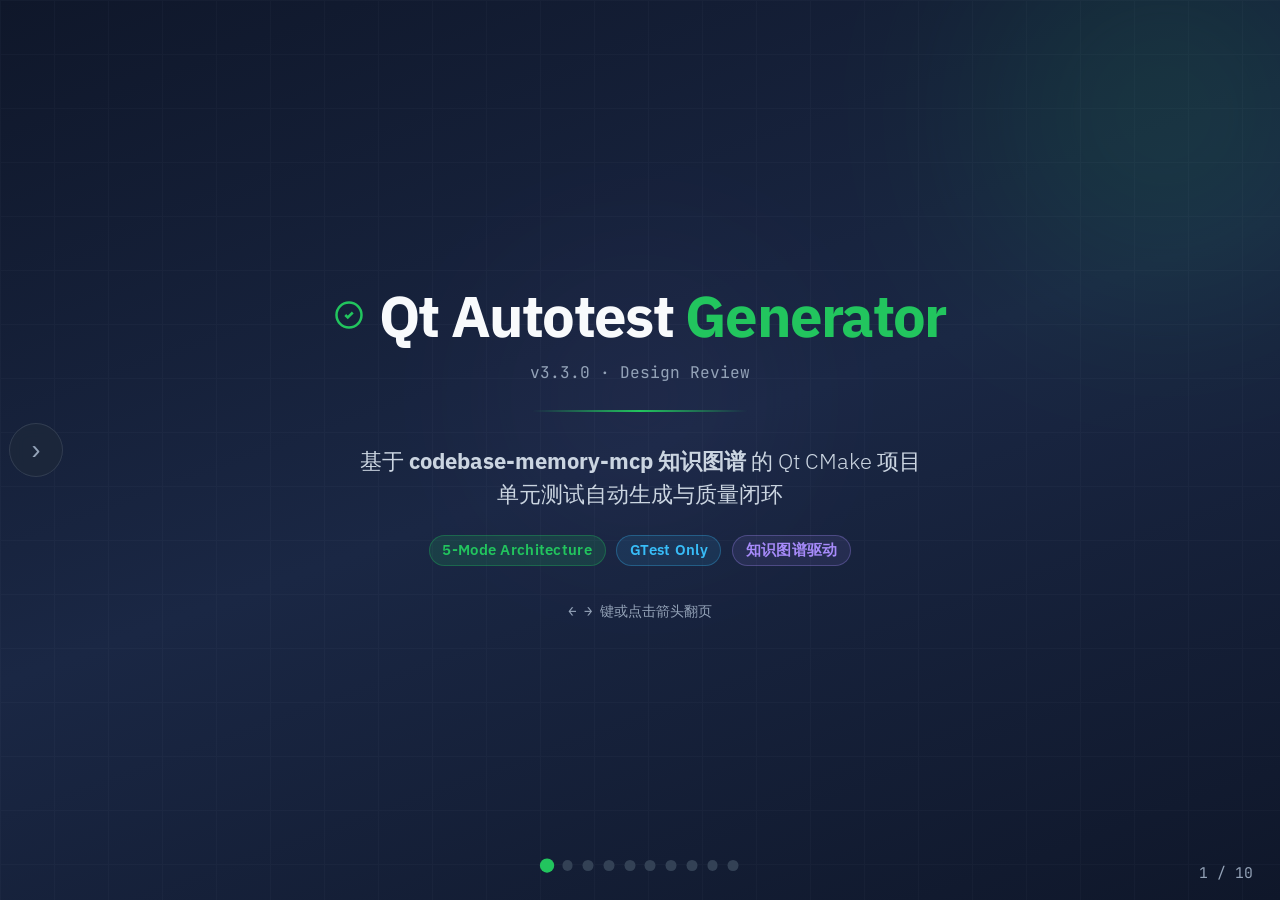
<file: doc/qt-autotest-generator-design/design-review.html>
<!DOCTYPE html>
<html lang="zh-CN">
<head>
<meta charset="UTF-8">
<meta name="viewport" content="width=device-width, initial-scale=1.0">
<title>Qt Autotest Generator — 设计评审</title>
<link href="https://fonts.googleapis.com/css2?family=IBM+Plex+Sans:wght@300;400;600;700&family=JetBrains+Mono:wght@400;600;700&display=swap" rel="stylesheet">
<style>
:root{--bg:#0F172A;--card:rgba(30,41,59,.72);--code:#1E293B;--cta:#22C55E;--cdim:rgba(34,197,94,.15);--warn:#F59E0B;--danger:#EF4444;--info:#38BDF8;--purple:#A78BFA;--text:#F8FAFC;--dim:#94A3B8;--mid:#CBD5E1;--bdr:rgba(148,163,184,.18);--ui:'IBM Plex Sans',system-ui,sans-serif;--mono:'JetBrains Mono',monospace}
*,*::before,*::after{margin:0;padding:0;box-sizing:border-box}
html{font-size:max(18px,1.25vw);-webkit-font-smoothing:antialiased}
body{background:var(--bg);color:var(--text);font-family:var(--ui);overflow:hidden;height:100vh;width:100vw}

/* ── Full-screen Deck ── */
.deck{width:100vw;height:100vh;position:relative;overflow:hidden;background:linear-gradient(160deg,#0F172A,#1a2744 50%,#0F172A)}
.slide{position:absolute;inset:0;display:flex;flex-direction:column;padding:4vh 6vw 3.5vh;opacity:0;transform:translateX(3vw);transition:opacity .45s ease,transform .45s ease;pointer-events:none}
.slide.active{opacity:1;transform:none;pointer-events:auto}
.slide.out{opacity:0;transform:translateX(-3vw)}

/* ── Decorative ── */
.grid{position:absolute;inset:0;z-index:0;pointer-events:none;opacity:.04;background-image:linear-gradient(var(--dim) 1px,transparent 1px),linear-gradient(90deg,var(--dim) 1px,transparent 1px);background-size:3rem 3rem}
.orb{position:absolute;border-radius:50%;filter:blur(100px);pointer-events:none;z-index:0}
.z{z-index:1;position:relative}

/* ── Typography ── */
h2.t{font-size:2.6rem;font-weight:700;letter-spacing:-.02em;margin-bottom:.35rem}
p.s{font-size:1.1rem;color:var(--dim);margin-bottom:1.2rem}
.gl{height:2px;background:linear-gradient(90deg,transparent,var(--cta),transparent);margin:.7rem 0 1rem;border-radius:2px}

/* ── Cards ── */
.c{background:var(--card);border:1px solid var(--bdr);border-radius:1rem;padding:1.2rem 1.4rem;backdrop-filter:blur(12px);transition:transform .2s}
.c:hover{transform:translateY(-2px)}
.c h3{font-size:1.05rem;font-weight:600;margin-bottom:.4rem;display:flex;align-items:center;gap:.45rem}
.c p,.c li{font-size:.95rem;line-height:1.55;color:var(--mid)}
.c ul{padding-left:1.1rem}

/* ── Grids ── */
.g2{display:grid;grid-template-columns:1fr 1fr;gap:1rem;flex:1}
.g3{display:grid;grid-template-columns:1fr 1fr 1fr;gap:.9rem}

/* ── Pills ── */
.pill{display:inline-flex;font-size:.82rem;font-weight:600;padding:.25rem .7rem;border-radius:99px;letter-spacing:.02em}
.pg{background:var(--cdim);color:var(--cta);border:1px solid rgba(34,197,94,.3)}
.pb{background:rgba(56,189,248,.1);color:var(--info);border:1px solid rgba(56,189,248,.3)}
.pw{background:rgba(245,158,11,.1);color:var(--warn);border:1px solid rgba(245,158,11,.3)}
.pp{background:rgba(167,139,250,.1);color:var(--purple);border:1px solid rgba(167,139,250,.3)}
.pdr{background:rgba(239,68,68,.1);color:var(--danger);border:1px solid rgba(239,68,68,.3)}

/* ── Misc ── */
.sn{position:absolute;bottom:1rem;right:1.5rem;font-size:.82rem;color:var(--dim);font-family:var(--mono);z-index:10}
.ic{width:1.2rem;height:1.2rem;flex-shrink:0}
code{font-family:var(--mono);font-size:.9em}

/* ── Tables ── */
table.tb{width:100%;border-collapse:separate;border-spacing:0;font-size:.92rem}
.tb th{background:#334155;color:var(--text);font-weight:600;padding:.55rem .85rem;text-align:left}
.tb th:first-child{border-radius:7px 0 0 0}.tb th:last-child{border-radius:0 7px 0 0}
.tb td{padding:.5rem .85rem;border-bottom:1px solid var(--bdr);color:var(--mid)}
.tb tr:last-child td{border-bottom:none}

/* ── Progress Bars ── */
.bar{display:flex;align-items:center;gap:.5rem;font-size:.88rem}
.bar-t{flex:1;height:7px;background:#334155;border-radius:3px;overflow:hidden}
.bar-f{height:100%;border-radius:3px;transition:width .6s ease}

/* ── Factor Items ── */
.fn{display:flex;justify-content:space-between;padding:.3rem .65rem;border-radius:6px;font-size:.9rem;transition:background .15s}
.fn:hover{background:rgba(255,255,255,.04)}

/* ── Mode Boxes ── */
.mb{background:var(--card);border:1px solid var(--bdr);border-radius:.7rem;padding:.85rem .9rem;text-align:center;transition:border-color .3s}
.mb:hover{border-color:var(--cta)}
.mb .mn{font-family:var(--mono);font-size:.8rem;font-weight:700;letter-spacing:.08em;margin-bottom:.2rem}
.mb .mt{font-size:.95rem;font-weight:600;margin-bottom:.15rem}
.mb .md{font-size:.9rem;color:var(--dim);line-height:1.4}

/* ── Iron Law Items ── */
.lr{display:flex;align-items:flex-start;gap:.6rem;padding:.4rem 0}
.ln{font-family:var(--mono);font-size:.82rem;font-weight:700;color:var(--cta);background:var(--cdim);border-radius:5px;padding:.15rem .5rem;flex-shrink:0;margin-top:.05rem}
.lt{font-size:.95rem;line-height:1.5;color:var(--mid)}
.lt strong{color:var(--text);font-weight:600}

/* ── Iron Law Cards ── */
.ig{display:grid;grid-template-columns:1fr 1fr;gap:.7rem}
.icard{background:var(--card);border:1px solid var(--bdr);border-radius:.65rem;padding:.9rem 1rem;position:relative;overflow:hidden}
.icard::before{content:'';position:absolute;top:0;left:0;width:3px;height:100%;background:var(--danger)}
.icard h4{font-size:.92rem;font-weight:700;color:var(--danger);margin-bottom:.3rem;font-family:var(--mono)}
.icard p{font-size:.88rem;line-height:1.5;color:var(--mid)}

/* ── Loop Diagram ── */
.lp{display:flex;align-items:center;justify-content:center;flex:1;min-height:22vh;position:relative}
.ls{display:flex;flex-direction:column;align-items:center;gap:.3rem;z-index:1}
.li{width:3.8rem;height:3.8rem;border-radius:.9rem;display:flex;align-items:center;justify-content:center;border:1.5px solid var(--bdr);background:var(--card);transition:border-color .2s,transform .2s}
.li:hover{border-color:var(--cta);transform:scale(1.06)}
.ll{font-size:.78rem;font-weight:600;text-align:center;color:var(--dim);max-width:5.5rem}
.lc{width:2.8rem;height:2px;background:var(--bdr);position:relative;flex-shrink:0}
.lc::after{content:'';position:absolute;right:-3px;top:-3px;border-left:6px solid var(--dim);border-top:4px solid transparent;border-bottom:4px solid transparent}
.lfb{position:absolute;bottom:.6rem;left:50%;transform:translateX(-50%);font-size:.78rem;color:var(--warn);font-family:var(--mono);white-space:nowrap;opacity:.7}

/* ── Navigation ── */
.nav-dots{position:fixed;bottom:1.6rem;left:50%;transform:translateX(-50%);display:flex;gap:.55rem;z-index:100}
.dot{width:.6rem;height:.6rem;border-radius:50%;background:#334155;cursor:pointer;transition:background .25s,transform .25s;border:none}
.dot:focus-visible{box-shadow:0 0 0 3px var(--cta)}.dot.on{background:var(--cta);transform:scale(1.3)}
.arr{position:fixed;top:50%;transform:translateY(-50%);z-index:100;width:3rem;height:3rem;border-radius:50%;background:var(--card);border:1px solid var(--bdr);color:var(--dim);font-size:1.5rem;cursor:pointer;display:flex;align-items:center;justify-content:center;transition:background .2s,color .2s,border-color .2s;backdrop-filter:blur(8px)}
.arr:hover{background:#334155;color:var(--text);border-color:var(--cta)}
.arr:disabled{opacity:.2;cursor:default}

@media(prefers-reduced-motion:reduce){.slide{transition:opacity .15s;transform:none!important}.slide.active,.slide.out{transform:none!important}}
</style>
</head>
<body>
<div style="position:fixed;inset:0;z-index:100;pointer-events:none;display:flex;justify-content:space-between;padding:0 .5rem;align-items:center">
<button class="arr" id="pbtn" onclick="go(-1)" disabled aria-label="上一页">&#8249;</button>
<button class="arr" id="nbtn" onclick="go(1)" aria-label="下一页">&#8250;</button>
</div>
<div class="nav-dots" id="dots"></div>
<div class="deck" id="deck">
<div class="deck" id="deck">

<!-- ====== SLIDE 1: Title ====== -->
<div class="slide active" id="s0">
<div class="grid"></div><div class="orb" style="width:28vw;height:28vw;background:var(--cta);top:-5vw;right:-5vw;opacity:.12"></div><div class="orb" style="width:20vw;height:20vw;background:var(--purple);top:30%;left:50%;transform:translateX(-50%);opacity:.06"></div>
<div class="z" style="flex:1;display:flex;flex-direction:column;align-items:center;justify-content:center;text-align:center;gap:.8rem">
  <div style="display:flex;align-items:center;gap:.8rem">
    <svg width="30" height="30" viewBox="0 0 24 24" fill="none" stroke="var(--cta)" stroke-width="2"><path d="M9 12l2 2 4-4"/><circle cx="12" cy="12" r="10"/></svg>
    <h1 style="font-size:3.2rem;font-weight:700;letter-spacing:-.03em;line-height:1.1">Qt Autotest <span style="color:var(--cta)">Generator</span></h1>
  </div>
  <div style="font-family:var(--mono);font-size:.9rem;color:var(--dim)">v3.3.0 · Design Review</div>
  <div class="gl" style="width:12rem"></div>
  <p style="font-size:1.2rem;font-weight:300;color:var(--mid);max-width:42rem;line-height:1.55">基于 <strong>codebase-memory-mcp 知识图谱</strong> 的 Qt CMake 项目<br>单元测试自动生成与质量闭环</p>
  <div style="display:flex;gap:.6rem;margin-top:.5rem">
    <span class="pill pg">5-Mode Architecture</span>
    <span class="pill pb">GTest Only</span>
    <span class="pill pp">知识图谱驱动</span>
  </div>
  <p style="font-size:.78rem;color:var(--dim);margin-top:1.2rem;font-family:var(--mono)">← → 键或点击箭头翻页</p>
</div>
<span class="sn">1 / 10</span>
</div>

<!-- ====== SLIDE 2: 5-Mode Architecture ====== -->
<div class="slide" id="s1">
<div class="grid"></div><div class="orb" style="width:30vw;height:30vw;background:var(--info);bottom:-6vw;left:-6vw;opacity:.12"></div>
<div class="z" style="display:flex;flex-direction:column;flex:1">
  <h2 class="t">五模式 <span style="color:var(--cta)">渐进式架构</span></h2>
  <p class="s">从分析到验证的完整闭环 — 每种模式职责清晰、数据流转单向</p>
  <div class="gl"></div>
  <div style="display:grid;grid-template-columns:repeat(5,1fr);gap:.7rem">
    <div class="mb"><div class="mn" style="color:var(--info)">MODE 1</div><div class="mt">函数重要性探测</div><div class="md">全量扫描评分<br>产出 inventory</div><div style="margin-top:5px"><span class="pill pb" style="font-size:.72rem">只建表</span></div></div>
    <div class="mb"><div class="mn" style="color:var(--cta)">MODE 2</div><div class="mt">单元测试编写</div><div class="md">逐类闭环<br>编译验证+自检</div><div style="margin-top:5px"><span class="pill pg" style="font-size:.72rem">核心模式</span></div></div>
    <div class="mb"><div class="mn" style="color:var(--warn)">MODE 3</div><div class="mt">覆盖率采集汇总</div><div class="md">lcov+genhtml<br>分级覆盖率报告</div><div style="margin-top:5px"><span class="pill pw" style="font-size:.72rem">只读</span></div></div>
    <div class="mb"><div class="mn" style="color:var(--purple)">MODE 4</div><div class="mt">变异测试</div><div class="md">注入变异体<br>验证有效性</div><div style="margin-top:5px"><span class="pill pp" style="font-size:.72rem">可选增强</span></div></div>
    <div class="mb"><div class="mn" style="color:var(--danger)">MODE 5</div><div class="mt">源码缺陷导出</div><div class="md">标红清单<br>用例级缺陷追踪</div><div style="margin-top:5px"><span class="pill pdr" style="font-size:.72rem">可选增强</span></div></div>
  </div>
  <div style="margin-top:1.4rem;padding:.9rem 1.1rem;background:var(--card);border:1px solid var(--bdr);border-radius:10px">
    <div style="font-size:.7rem;font-weight:600;margin-bottom:.6rem">数据流向</div>
    <div style="display:flex;align-items:center;gap:.5rem;flex-wrap:wrap">
      <div style="background:var(--card);border:1px solid var(--cta);color:var(--cta);border-radius:8px;padding:.55rem .85rem;font-size:.88rem;font-weight:500">知识图谱 MCP</div>
      <span style="color:var(--dim)">→</span>
      <div style="background:var(--card);border:1px solid var(--bdr);border-radius:8px;padding:.55rem .85rem;font-size:.88rem">Mode 1: .ut-inventory.json</div>
      <span style="color:var(--dim)">→</span>
      <div style="background:var(--card);border:1px solid var(--cta);color:var(--cta);border-radius:8px;padding:.55rem .85rem;font-size:.88rem;font-weight:500">Mode 2: 测试代码</div>
      <span style="color:var(--dim)">→</span>
      <div style="background:var(--card);border:1px solid var(--bdr);border-radius:8px;padding:.55rem .85rem;font-size:.88rem">Mode 3: 覆盖率报告</div>
    </div>
    <div style="display:flex;align-items:center;gap:.5rem;flex-wrap:wrap;margin-top:.5rem;justify-content:flex-end">
      <div style="background:var(--card);border:1px solid var(--warn);color:var(--warn);border-radius:8px;padding:.55rem .85rem;font-size:.88rem">Mode 4: 变异报告</div>
      <span style="color:var(--dim)">←</span>
      <div style="background:var(--card);border:1px solid var(--cta);color:var(--cta);border-radius:8px;padding:.55rem .85rem;font-size:.88rem;font-weight:500">Mode 2 产出</div>
      <span style="color:var(--dim)">←</span>
      <div style="background:var(--card);border:1px solid var(--danger);color:var(--danger);border-radius:8px;padding:.55rem .85rem;font-size:.88rem">Mode 5: 缺陷清单</div>
    </div>
  </div>
</div>
<span class="sn">2 / 10</span>
</div>

<!-- ====== SLIDE 3: MCP Hard Gate ====== -->
<div class="slide" id="s2">
<div class="grid"></div><div class="orb" style="width:26vw;height:26vw;background:var(--cta);top:-4vw;right:-4vw;opacity:.12"></div>
<div class="z" style="display:flex;flex-direction:column;flex:1">
  <h2 class="t">知识图谱 MCP <span style="color:var(--danger)">硬门禁</span></h2>
  <p class="s">Iron Law #1 — 无图谱索引不执行，不降级到文件扫描 / LSP</p>
  <div class="gl"></div>
  <div class="g2">
    <div class="c" style="border-color:var(--danger);position:relative;overflow:hidden">
      <div style="position:absolute;top:0;left:0;width:3px;height:100%;background:var(--danger)"></div>
      <h3><svg class="ic" viewBox="0 0 24 24" fill="none" stroke="var(--danger)" stroke-width="2"><circle cx="12" cy="12" r="10"/><line x1="15" y1="9" x2="9" y2="15"/><line x1="9" y1="9" x2="15" y2="15"/></svg>为什么不降级？</h3>
      <ul><li>文件扫描无法获取 <strong>调用链</strong>（trace_path）</li><li>无法做 <strong>继承检测</strong>（DBus/并发基类）</li><li>无法计算 <strong>in_degree P75</strong> 百分位</li><li>无法 <strong>Cypher 查询</strong> 传递依赖</li><li>降级评分失真 → 分级无效 → 门禁形同虚设</li></ul>
    </div>
    <div class="c" style="border-color:var(--cta)">
      <h3><svg class="ic" viewBox="0 0 24 24" fill="none" stroke="var(--cta)" stroke-width="2"><circle cx="12" cy="12" r="10"/><path d="M12 6v12M6 12h12"/></svg>双提供方策略</h3>
      <ul><li><strong>远端优先</strong>：remote-codebase-memory-mcp</li><li><strong>本地兜底</strong>：codebase-memory-mcp（≥0.8.0）</li><li><strong>互斥使用</strong>：不混用多个提供方</li><li>environment_check 一次性解析</li><li>12000 方法端到端仅 ~2 秒</li></ul>
    </div>
    <div class="c">
      <h3><svg class="ic" viewBox="0 0 24 24" fill="none" stroke="var(--info)" stroke-width="2"><rect x="3" y="3" width="18" height="18" rx="2"/><path d="M3 9h18M9 21V9"/></svg>核心 MCP 工具</h3>
      <div style="display:grid;grid-template-columns:1fr 1fr;gap:.4rem;font-size:.82rem;margin-top:.3rem">
        <div><code style="color:var(--cta)">search_graph</code><br><span style="color:var(--dim);font-size:.78rem">全量类/方法分页</span></div>
        <div><code style="color:var(--cta)">trace_path</code><br><span style="color:var(--dim);font-size:.78rem">出向调用链追踪</span></div>
        <div><code style="color:var(--cta)">get_code_snippet</code><br><span style="color:var(--dim);font-size:.78rem">方法级源码</span></div>
        <div><code style="color:var(--cta)">query_graph</code><br><span style="color:var(--dim);font-size:.78rem">Cypher 继承/IMPORTS</span></div>
      </div>
    </div>
    <div class="c" style="border-color:var(--warn)">
      <h3><svg class="ic" viewBox="0 0 24 24" fill="none" stroke="var(--warn)" stroke-width="2"><path d="M10.29 3.86L1.82 18a2 2 0 001.71 3h16.94a2 2 0 001.71-3L13.71 3.86a2 2 0 00-3.42 0z"/></svg>实测踩坑</h3>
      <ul><li><code>is_exported</code> 不可靠 — 已移除</li><li><code>in_degree</code> 对 Qt 回调失效</li><li>P75 必须排除零值</li><li>MCP 不支持 <code>percentileCont()</code></li></ul>
    </div>
  </div>
</div>
<span class="sn">3 / 10</span>
</div>

<!-- ====== SLIDE 4: Scoring Model ====== -->
<div class="slide" id="s3">
<div class="grid"></div><div class="orb" style="width:28vw;height:28vw;background:var(--info);bottom:-5.5vw;left:-5.5vw;opacity:.12"></div>
<div class="z" style="display:flex;flex-direction:column;flex:1">
  <h2 class="t">函数重要性 <span style="color:var(--cta)">多因子评分模型</span></h2>
  <p class="s">Mode 1 核心产出 — 15+ 因子加权评分 → high / mid / low 三级</p>
  <div class="gl"></div>
  <div class="g2">
    <div class="c" style="display:flex;flex-direction:column">
      <h3><svg class="ic" viewBox="0 0 24 24" fill="none" stroke="var(--cta)" stroke-width="2"><path d="M12 20V10M18 20V4M6 20v-4"/></svg>评分因子</h3>
      <div style="flex:1;overflow-y:auto">
        <div class="fn"><span>DBus 契约槽</span><span style="font-family:var(--mono);font-weight:600;color:var(--cta)">+3</span></div>
        <div class="fn"><span>Q_INVOKABLE</span><span style="font-family:var(--mono);font-weight:600;color:var(--cta)">+3</span></div>
        <div class="fn"><span>插件导出</span><span style="font-family:var(--mono);font-weight:600;color:var(--cta)">+3</span></div>
        <div class="fn"><span>圈复杂度 ≥ 20</span><span style="font-family:var(--mono);font-weight:600;color:var(--cta)">+3</span></div>
        <div class="fn"><span>传递环路 ≥ 3</span><span style="font-family:var(--mono);font-weight:600;color:var(--cta)">+3</span></div>
        <div class="fn"><span>圈复杂度 8–19</span><span style="font-family:var(--mono);font-weight:600;color:var(--warn)">+2</span></div>
        <div class="fn"><span>认知复杂度 ≥ 30</span><span style="font-family:var(--mono);font-weight:600;color:var(--warn)">+2</span></div>
        <div class="fn"><span>圈复杂度 5–7</span><span style="font-family:var(--mono);font-weight:600;color:var(--dim)">+1</span></div>
        <div class="fn"><span>in_degree ≥ P75</span><span style="font-family:var(--mono);font-weight:600;color:var(--dim)">+1</span></div>
        <div class="fn"><span>析构 / operator</span><span style="font-family:var(--mono);font-weight:600;color:var(--danger)">-1</span></div>
      </div>
    </div>
    <div style="display:flex;flex-direction:column;gap:.8rem">
      <div class="c" style="border-color:var(--cta)">
        <h3 style="color:var(--cta)"><svg class="ic" viewBox="0 0 24 24" fill="none" stroke="var(--cta)" stroke-width="2"><path d="M22 11.08V12a10 10 0 11-5.93-9.14"/><path d="M22 4L12 14.01l-3-3"/></svg>分级规则</h3>
        <div style="display:flex;gap:20px;margin-top:8px">
          <div style="text-align:center"><div style="font-size:1.9rem;font-weight:700;color:var(--cta)">high</div><div style="font-size:.88rem;color:var(--dim)">score ≥ 3</div></div>
          <div style="text-align:center"><div style="font-size:1.9rem;font-weight:700;color:var(--warn)">mid</div><div style="font-size:.88rem;color:var(--dim)">score ≥ 1</div></div>
          <div style="text-align:center"><div style="font-size:1.9rem;font-weight:700;color:var(--dim)">low</div><div style="font-size:.88rem;color:var(--dim)">score &lt; 1</div></div>
        </div>
      </div>
      <div class="c">
        <h3><svg class="ic" viewBox="0 0 24 24" fill="none" stroke="var(--warn)" stroke-width="2"><path d="M10.29 3.86L1.82 18a2 2 0 001.71 3h16.94a2 2 0 001.71-3L13.71 3.86a2 2 0 00-3.42 0z"/></svg>三层防护</h3>
        <ul><li><strong style="color:var(--cta)">主</strong>：圈复杂度 — 与缺陷率最相关</li><li><strong style="color:var(--info)">辅</strong>：认知复杂度 + 代码行数</li><li><strong style="color:var(--warn)">险</strong>：loop/alloc/recursive</li></ul>
        <p style="margin-top:5px;font-size:.82rem;color:var(--warn)">⚠ 辅助因子不能独立推到 high</p>
      </div>
      <div class="c">
        <h3><svg class="ic" viewBox="0 0 24 24" fill="none" stroke="var(--info)" stroke-width="2"><path d="M12 22s8-4 8-10V5l-8-3-8 3v7c0 6 8 10 8 10z"/></svg>豁免规则</h3>
        <p>3rdparty/**, moc_*, ui_*, .pb. → <code>testable=false</code></p>
      </div>
    </div>
  </div>
</div>
<span class="sn">4 / 10</span>
</div>

<!-- ====== SLIDE 5: Per-Class Closed Loop ====== -->
<div class="slide" id="s4">
<div class="grid"></div><div class="orb" style="width:26vw;height:26vw;background:var(--cta);top:-4vw;right:-4vw;opacity:.12"></div>
<div class="z" style="display:flex;flex-direction:column;flex:1">
  <h2 class="t">逐类 <span style="color:var(--cta)">闭环流水线</span></h2>
  <p class="s">Mode 2 核心 — 依赖追踪→生成→验证→自检，单类失败不阻塞</p>
  <div class="gl"></div>
  <div class="lp">
    <div class="ls"><div class="li" style="border-color:var(--info)"><svg width="1.5rem" height="1.5rem" viewBox="0 0 24 24" fill="none" stroke="var(--info)" stroke-width="2"><circle cx="12" cy="12" r="3"/><path d="M1 12s4-8 11-8 11 8 11 8-4 8-11 8-11-8-11-8z"/></svg></div><div class="ll">依赖追踪</div></div>
    <div class="lc"></div>
    <div class="ls"><div class="li" style="border-color:var(--cta)"><svg width="1.5rem" height="1.5rem" viewBox="0 0 24 24" fill="none" stroke="var(--cta)" stroke-width="2"><path d="M14 2H6a2 2 0 00-2 2v16a2 2 0 002 2h12a2 2 0 002-2V8z"/><polyline points="14 2 14 8 20 8"/></svg></div><div class="ll">测试生成</div></div>
    <div class="lc"></div>
    <div class="ls"><div class="li" style="border-color:var(--warn)"><svg width="1.5rem" height="1.5rem" viewBox="0 0 24 24" fill="none" stroke="var(--warn)" stroke-width="2"><rect x="4" y="2" width="16" height="20" rx="2"/><path d="M8 6h8M8 10h8"/></svg></div><div class="ll">编译验证</div></div>
    <div class="lc"></div>
    <div class="ls"><div class="li" style="border-color:var(--purple)"><svg width="1.5rem" height="1.5rem" viewBox="0 0 24 24" fill="none" stroke="var(--purple)" stroke-width="2"><path d="M22 11.08V12a10 10 0 11-5.93-9.14"/><path d="M22 4L12 14.01l-3-3"/></svg></div><div class="ll">自检</div></div>
    <div class="lfb">↩ 失败修复 / 增量补全（最多 3 轮）</div>
  </div>
  <div class="g3" style="margin-top:14px">
    <div class="c"><h3 style="color:var(--cta)"><svg class="ic" viewBox="0 0 24 24" fill="none" stroke="var(--cta)" stroke-width="2"><path d="M5 12h14M12 5l7 7-7 7"/></svg>依赖追踪</h3><ul><li>trace_path depth=2 出向</li><li>本项代码编入 CMake</li><li>UI/IO/网络/定时器 → stub</li><li>IMPORTS Cypher 补传递</li></ul></div>
    <div class="c"><h3 style="color:var(--warn)"><svg class="ic" viewBox="0 0 24 24" fill="none" stroke="var(--warn)" stroke-width="2"><path d="M10.29 3.86L1.82 18a2 2 0 001.71 3h16.94a2 2 0 001.71-3L13.71 3.86a2 2 0 00-3.42 0z"/></svg>编译验证铁律</h3><ul><li>编译通过才能报完成</li><li>per-error 3 次，max 10</li><li>源码缺陷只标红不修</li><li>内置 stub-ext 不下载</li></ul></div>
    <div class="c"><h3 style="color:var(--purple)"><svg class="ic" viewBox="0 0 24 24" fill="none" stroke="var(--purple)" stroke-width="2"><path d="M9 12l2 2 4-4"/></svg>自检维度</h3><ul><li>覆盖率分级门禁</li><li>用例命名规范</li><li>SPDX 版权头</li><li>断言强度 & 隔离</li></ul></div>
  </div>
</div>
<span class="sn">5 / 10</span>
</div>

<!-- ====== SLIDE 6: Reconciliation ====== -->
<div class="slide" id="s5">
<div class="grid"></div><div class="orb" style="width:20vw;height:20vw;background:var(--purple);top:30%;left:50%;transform:translateX(-50%);opacity:.06"></div>
<div class="z" style="display:flex;flex-direction:column;flex:1">
  <h2 class="t">对账机制 & <span style="color:var(--info)">增量更新</span></h2>
  <p class="s">每次触发必先 reconcile — 基于 git SHA 漂移检测，智能差异路由</p>
  <div class="gl"></div>
  <div class="g2">
    <div style="display:flex;flex-direction:column;gap:.8rem">
      <div class="c">
        <h3><svg class="ic" viewBox="0 0 24 24" fill="none" stroke="var(--info)" stroke-width="2"><polyline points="23 4 23 10 17 10"/><path d="M20.49 15a9 9 0 11-2.12-9.36L23 10"/></svg>对账流程</h3>
        <div style="background:var(--code);border:1px solid var(--bdr);border-radius:9px;padding:.9rem 1rem;font-family:var(--mono);font-size:.82rem;line-height:1.75;color:var(--mid)">
<span style="color:#64748B">// 1. 读 .ut-inventory.json</span><br>
<span style="color:var(--purple)">if</span> (!<span style="color:var(--cta)">exists</span>) → <span style="color:var(--warn)">首次运行</span><br>
<span style="color:var(--purple)">if</span> (base_sha == HEAD) → <span style="color:var(--warn)">表最新</span><br>
<span style="color:var(--purple)">if</span> (base_sha != HEAD) → <span style="color:var(--warn)">源码已变更</span><br><br>
<span style="color:#64748B">// 2. 变更 → 差异路由</span><br>
fetch-mcp-data.py --incremental
        </div>
      </div>
      <div class="c">
        <h3><svg class="ic" viewBox="0 0 24 24" fill="none" stroke="var(--warn)" stroke-width="2"><path d="M13 2L3 14h9l-1 8 10-12h-9l1-8z"/></svg>索引等待超时</h3>
        <ul><li>硬超时 <strong style="color:var(--warn)">300s</strong></li><li>本地 → index_repository(fast)</li><li>远端 → 等 watcher 同步</li></ul>
      </div>
    </div>
    <div style="display:flex;flex-direction:column;gap:.8rem">
      <div class="c" style="border-color:var(--cta)">
        <h3 style="color:var(--cta)"><svg class="ic" viewBox="0 0 24 24" fill="none" stroke="var(--cta)" stroke-width="2"><polyline points="22 12 18 12 15 21 9 3 6 12 2 12"/></svg>差异路由</h3>
        <table class="tb" style="font-size:.88rem"><thead><tr><th>Diff 类型</th><th>动作</th></tr></thead><tbody>
          <tr><td style="color:var(--cta)">新增方法</td><td>增量补全</td></tr>
          <tr><td style="color:var(--warn)">签名变更</td><td>重新生成该类</td></tr>
          <tr><td style="color:var(--danger)">方法删除</td><td>主动清理用例</td></tr>
          <tr><td style="color:var(--info)">分支切换</td><td>stale+重新对账</td></tr>
        </tbody></table>
      </div>
      <div class="c" style="border-color:var(--danger)">
        <h3 style="color:var(--danger)"><svg class="ic" viewBox="0 0 24 24" fill="none" stroke="var(--danger)" stroke-width="2"><path d="M3 6l3 1 .75 9.43a2 2 0 002 1.82h8.5a2 2 0 002-1.82L20 7H7.05"/></svg>过时测试清理</h3>
        <ul><li>对账阶段<strong style="color:var(--danger)">立即执行</strong></li><li>不等编译报错</li><li>定位 TEST_F → 注释/删除</li><li>更新 usecase_count</li></ul>
      </div>
    </div>
  </div>
</div>
<span class="sn">6 / 10</span>
</div>

<!-- ====== SLIDE 7: Tiered Coverage Gates ====== -->
<div class="slide" id="s6">
<div class="grid"></div><div class="orb" style="width:30vw;height:30vw;background:var(--info);bottom:-6vw;left:-6vw;opacity:.12"></div>
<div class="z" style="display:flex;flex-direction:column;flex:1">
  <h2 class="t">分级 <span style="color:var(--warn)">覆盖率门禁</span></h2>
  <p class="s">Iron Law #3 — 不同重要性等级对应不同阈值，拒绝一刀切</p>
  <div class="gl"></div>
  <div style="display:flex;gap:16px;flex:1">
    <div style="flex:1.2;display:flex;flex-direction:column;gap:.8rem">
      <div class="c" style="border-color:var(--cta)">
        <div style="display:flex;justify-content:space-between;margin-bottom:.6rem"><h3 style="margin:0"><span style="display:inline-block;width:6px;height:6px;border-radius:50%;background:var(--cta);box-shadow:0 0 8px var(--cta)"></span> <span style="color:var(--cta)">🌟 HIGH</span></h3><span class="pill pg">最严格</span></div>
        <div class="bar"><span style="width:5rem;font-weight:600;color:var(--cta)">行覆盖</span><div class="bar-t"><div class="bar-f" style="width:90%;background:var(--cta)"></div></div><span style="font-family:var(--mono);font-weight:600;color:var(--cta)">90%</span></div>
        <div class="bar"><span style="width:5rem;font-weight:600;color:var(--cta)">分支</span><div class="bar-t"><div class="bar-f" style="width:80%;background:var(--cta)"></div></div><span style="font-family:var(--mono);font-weight:600;color:var(--cta)">80%</span></div>
        <div class="bar"><span style="width:5rem;font-weight:600;color:var(--cta)">函数</span><div class="bar-t"><div class="bar-f" style="width:100%;background:var(--cta)"></div></div><span style="font-family:var(--mono);font-weight:600;color:var(--cta)">100%</span></div>
      </div>
      <div class="c" style="border-color:var(--warn)">
        <div style="display:flex;justify-content:space-between;margin-bottom:.6rem"><h3 style="margin:0"><span style="display:inline-block;width:6px;height:6px;border-radius:50%;background:var(--warn);box-shadow:0 0 8px var(--warn)"></span> <span style="color:var(--warn)">⚖ MID</span></h3><span class="pill pw">适中</span></div>
        <div class="bar"><span style="width:5rem;font-weight:600;color:var(--warn)">行覆盖</span><div class="bar-t"><div class="bar-f" style="width:60%;background:var(--warn)"></div></div><span style="font-family:var(--mono);font-weight:600;color:var(--warn)">60%</span></div>
        <div class="bar"><span style="width:5rem;font-weight:600;color:var(--warn)">函数</span><div class="bar-t"><div class="bar-f" style="width:100%;background:var(--warn)"></div></div><span style="font-family:var(--mono);font-weight:600;color:var(--warn)">100%</span></div>
      </div>
      <div class="c" style="border-color:var(--dim)">
        <div style="display:flex;justify-content:space-between;margin-bottom:.6rem"><h3 style="margin:0"><span style="display:inline-block;width:6px;height:6px;border-radius:50%;background:var(--dim)"></span> <span style="color:var(--dim)">💤 LOW</span></h3><span class="pill" style="background:rgba(148,163,184,.08);color:var(--dim);border:1px solid var(--bdr)">同 mid</span></div>
        <div class="bar"><span style="width:5rem;font-weight:600;color:var(--dim)">行覆盖</span><div class="bar-t"><div class="bar-f" style="width:60%;background:var(--dim)"></div></div><span style="font-family:var(--mono);font-weight:600;color:var(--dim)">60%</span></div>
        <div class="bar"><span style="width:5rem;font-weight:600;color:var(--dim)">函数</span><div class="bar-t"><div class="bar-f" style="width:100%;background:var(--dim)"></div></div><span style="font-family:var(--mono);font-weight:600;color:var(--dim)">100%</span></div>
      </div>
    </div>
    <div style="flex:.8;display:flex;flex-direction:column;gap:.8rem">
      <div class="c"><h3><svg class="ic" viewBox="0 0 24 24" fill="none" stroke="var(--info)" stroke-width="2"><circle cx="12" cy="12" r="10"/><path d="M12 16v-4M12 8h.01"/></svg>设计动机</h3><ul><li>high 级是核心契约</li><li>mid/low 不必同标准</li><li>避免一刀切浪费精力</li></ul></div>
      <div class="c"><h3><svg class="ic" viewBox="0 0 24 24" fill="none" stroke="var(--cta)" stroke-width="2"><path d="M22 12h-4l-3 9L9 3l-3 9H2"/></svg>采集链路</h3><ul><li>lcov + genhtml</li><li>collect-coverage-report.py</li><li>coverage_by_level.json</li><li>ut-summary.json 三合一</li></ul></div>
      <div class="c" style="border-color:var(--purple)"><h3><svg class="ic" viewBox="0 0 24 24" fill="none" stroke="var(--purple)" stroke-width="2"><path d="M12 2L2 7l10 5 10-5-10-5zM2 17l10 5 10-5"/></svg>覆盖 ≠ 有效</h3><p style="font-size:.9rem">弱断言也能过 → <strong style="color:var(--purple)">Mode 4</strong> 补这个洞</p></div>
    </div>
  </div>
</div>
<span class="sn">7 / 10</span>
</div>

<!-- ====== SLIDE 8: Mutation Testing ====== -->
<div class="slide" id="s7">
<div class="grid"></div><div class="orb" style="width:26vw;height:26vw;background:var(--cta);top:-4vw;right:-4vw;opacity:.12"></div>
<div class="z" style="display:flex;flex-direction:column;flex:1">
  <h2 class="t">变异测试 <span style="color:var(--purple)">Mode 4</span></h2>
  <p class="s">覆盖率 ≠ 有效性 — 注入变异体验证测试能否拦截缺陷</p>
  <div class="gl"></div>
  <div class="g2">
    <div style="display:flex;flex-direction:column;gap:.7rem">
      <div class="ig">
        <div class="icard"><h4>#1 备份先于修改</h4><p>cp → .mutation_backup</p></div>
        <div class="icard"><h4>#2 恢复必有机制</h4><p>atexit+SIGTERM+SIGINT</p></div>
        <div class="icard"><h4>#3 变异不落盘</h4><p>绝不 commit/push</p></div>
        <div class="icard"><h4>#4 退出必校验</h4><p>git diff --exit-code</p></div>
      </div>
      <div class="c">
        <h3><svg class="ic" viewBox="0 0 24 24" fill="none" stroke="var(--purple)" stroke-width="2"><path d="M12 2v4m0 12v4M2 12h4m12 0h4"/></svg>5 类变异算子</h3>
        <div style="display:grid;grid-template-columns:1fr 1fr;gap:.4rem;font-size:.85rem;margin-top:.3rem">
          <div style="padding:.4rem .6rem;background:rgba(255,255,255,.03);border-radius:5px"><strong style="color:var(--cta)">AOR</strong> 算术 +-*/</div>
          <div style="padding:.4rem .6rem;background:rgba(255,255,255,.03);border-radius:5px"><strong style="color:var(--info)">ROR</strong> 关系 ==!=></div>
          <div style="padding:.4rem .6rem;background:rgba(255,255,255,.03);border-radius:5px"><strong style="color:var(--warn)">LOR</strong> 逻辑 &&||</div>
          <div style="padding:.4rem .6rem;background:rgba(255,255,255,.03);border-radius:5px"><strong style="color:var(--purple)">CRC</strong> 常量 0↔1</div>
          <div style="padding:.4rem .6rem;background:rgba(255,255,255,.03);border-radius:5px"><strong style="color:var(--danger)">RVF</strong> 返回 true↔false</div>
          <div style="padding:.4rem .6rem;background:rgba(255,255,255,.03);border-radius:5px"><strong style="color:var(--dim)">上限</strong> 20/方法</div>
        </div>
      </div>
      <div class="c" style="border-color:var(--warn)">
        <h3 style="color:var(--warn)"><svg class="ic" viewBox="0 0 24 24" fill="none" stroke="var(--warn)" stroke-width="2"><path d="M10.29 3.86L1.82 18a2 2 0 001.71 3h16.94a2 2 0 001.71-3L13.71 3.86a2 2 0 00-3.42 0z"/></svg>C++ 跳过规则</h3>
        <p><code>-></code> / <code>++</code> / <code>//</code> / <code>+=</code> / 字符串字面量 — 缺一不可</p>
      </div>
    </div>
    <div style="display:flex;flex-direction:column;gap:.7rem">
      <div class="c" style="border-color:var(--cta)">
        <h3 style="color:var(--cta)"><svg class="ic" viewBox="0 0 24 24" fill="none" stroke="var(--cta)" stroke-width="2"><path d="M22 11.08V12a10 10 0 11-5.93-9.14"/><path d="M22 4L12 14.01l-3-3"/></svg>实测数据</h3>
        <table class="tb" style="font-size:.88rem"><thead><tr><th>函数</th><th>变异</th><th>杀</th><th>活</th><th>得分</th></tr></thead><tbody>
          <tr><td style="color:var(--cta)">stringIsDigit</td><td>6</td><td>6</td><td>0</td><td style="color:var(--cta);font-weight:600">100%</td></tr>
          <tr><td style="color:var(--warn)">reformat…</td><td>18</td><td>10</td><td>8</td><td style="color:var(--warn);font-weight:600">55.6%</td></tr>
          <tr><td style="color:var(--cta)">formatTh…</td><td>20</td><td>17</td><td>0</td><td style="color:var(--cta);font-weight:600">100%</td></tr>
        </tbody></table>
        <p style="margin-top:5px;font-size:.82rem;color:var(--dim)">单变异体 ~7.4s（增量编译+GTest）</p>
      </div>
      <div class="c">
        <h3><svg class="ic" viewBox="0 0 24 24" fill="none" stroke="var(--info)" stroke-width="2"><path d="M12 2L2 7l10 5 10-5-10-5zM2 17l10 5 10-5M2 12l10 5 10-5"/></svg>成本控制</h3>
        <ul><li>只对 <strong>high 级</strong> 跑（5-15% 方法）</li><li>独立 build-mutation/ 不污染 Mode 3</li><li>禁 ccache 避免假存活</li><li>10 high × 20 × 7.4s ≈ <strong>25 分钟</strong></li></ul>
      </div>
    </div>
  </div>
</div>
<span class="sn">8 / 10</span>
</div>

<!-- ====== SLIDE 9: Defect Export + Iron Laws ====== -->
<div class="slide" id="s8">
<div class="grid"></div><div class="orb" style="width:28vw;height:28vw;background:var(--info);bottom:-5.5vw;left:-5.5vw;opacity:.12"></div>
<div class="z" style="display:flex;flex-direction:column;flex:1">
  <h2 class="t">缺陷导出 <span style="color:var(--danger)">Mode 5</span> & <span style="color:var(--cta)">11 条铁律</span></h2>
  <p class="s">测试过程发现的源码缺陷标红交还用户 + 核心设计原则总览</p>
  <div class="gl"></div>
  <div class="g2">
    <div style="display:flex;flex-direction:column;gap:.7rem">
      <div class="c" style="border-color:var(--danger)">
        <h3 style="color:var(--danger)"><svg class="ic" viewBox="0 0 24 24" fill="none" stroke="var(--danger)" stroke-width="2"><circle cx="12" cy="12" r="10"/><line x1="12" y1="8" x2="12" y2="12"/><line x1="12" y1="16" x2="12.01" y2="16"/></svg>Mode 5 实时持久化</h3>
        <ul><li>failure_repairer 标红 → <code>upsert</code> 落盘</li><li>build_verifier 预记录</li><li>通过验证 → <code>mark-fixed</code> 闭环</li><li>落盘 <code>.ut-defects.json</code>（不入 git）</li><li>颗粒度：用例级 <code>method#Fixture.Case</code></li></ul>
      </div>
      <div class="c" style="border-color:var(--warn)">
        <h3 style="color:var(--warn)"><svg class="ic" viewBox="0 0 24 24" fill="none" stroke="var(--warn)" stroke-width="2"><path d="M14 2H6a2 2 0 00-2 2v16a2 2 0 002 2h12a2 2 0 002-2V8z"/><path d="M14 3v5h5"/></svg>产出</h3>
        <ul><li><code>defects.json</code> — 机读数据</li><li><code>defects-summary.md</code> — 标红清单</li><li>md 内链接跳转源码行</li><li>与 Mode 4 数据模型独立</li></ul>
      </div>
    </div>
    <div class="c" style="display:flex;flex-direction:column">
      <h3><svg class="ic" viewBox="0 0 24 24" fill="none" stroke="var(--cta)" stroke-width="2"><path d="M12 22s8-4 8-10V5l-8-3-8 3v7c0 6 8 10 8 10z"/></svg>Iron Laws（铁律）</h3>
      <div style="flex:1;overflow-y:auto">
        <div class="lr"><span class="ln">#1</span><span class="lt"><strong>知识图谱硬门禁</strong> — 无索引不执行</span></div>
        <div class="lr"><span class="ln">#2</span><span class="lt"><strong>Google Test only</strong> — 不用 Qt Test</span></div>
        <div class="lr"><span class="ln">#3</span><span class="lt"><strong>分级覆盖率门禁</strong> — high90 mid60</span></div>
        <div class="lr"><span class="ln">#4</span><span class="lt"><strong>强制编译+运行验证</strong></span></div>
        <div class="lr"><span class="ln">#5</span><span class="lt"><strong>内置 stub-ext</strong> — 不从网络下载</span></div>
        <div class="lr"><span class="ln">#6</span><span class="lt"><strong>逐类闭环</strong> — 单类失败不阻塞</span></div>
        <div class="lr"><span class="ln">#7</span><span class="lt"><strong>不修源码</strong> — 缺陷只标红</span></div>
        <div class="lr"><span class="ln">#8</span><span class="lt"><strong>只 APPEND</strong> — 不改已有 CMake</span></div>
        <div class="lr"><span class="ln">#9</span><span class="lt"><strong>只 commit 不 push</strong></span></div>
        <div class="lr"><span class="ln">#10</span><span class="lt"><strong>3 轮迭代上限</strong></span></div>
        <div class="lr"><span class="ln">#11</span><span class="lt"><strong>usecase_count 实时更新</strong></span></div>
      </div>
    </div>
  </div>
</div>
<span class="sn">9 / 10</span>
</div>

<!-- ====== SLIDE 10: Key Innovations Summary ====== -->
<div class="slide" id="s9">
<div class="grid"></div><div class="orb" style="width:28vw;height:28vw;background:var(--cta);top:-4vw;right:-4vw;opacity:.12"></div><div class="orb" style="width:20vw;height:20vw;background:var(--purple);top:30%;left:50%;transform:translateX(-50%);opacity:.06"></div>
<div class="z" style="display:flex;flex-direction:column;flex:1">
  <h2 class="t">核心 <span style="color:var(--cta)">设计创新</span> 总结</h2>
  <p class="s">让单测生成从「手工拼凑」变成「知识图谱驱动的工程化闭环」</p>
  <div class="gl"></div>
  <div style="display:grid;grid-template-columns:1fr 1fr;gap:.8rem;flex:1">
    <div class="c" style="border-color:var(--cta)">
      <h3 style="color:var(--cta)"><svg class="ic" viewBox="0 0 24 24" fill="none" stroke="var(--cta)" stroke-width="2"><circle cx="12" cy="12" r="10"/><path d="M12 6v12M6 12h12"/></svg>知识图谱硬门禁</h3>
      <p>拒绝降级到文件扫描。图谱提供调用链、继承链、传递依赖——这些是评分和 stub 决策的基础设施，没有它们整个体系会崩塌。</p>
    </div>
    <div class="c" style="border-color:var(--info)">
      <h3 style="color:var(--info)"><svg class="ic" viewBox="0 0 24 24" fill="none" stroke="var(--info)" stroke-width="2"><path d="M12 20V10M18 20V4M6 20v-4"/></svg>多因子评分 → 分级门禁</h3>
      <p>不是一刀切。15+ 因子加权评分区分 high/mid/low，对应不同覆盖率阈值。核心契约方法 90% 行覆盖，辅助方法 60% 即可。</p>
    </div>
    <div class="c" style="border-color:var(--warn)">
      <h3 style="color:var(--warn)"><svg class="ic" viewBox="0 0 24 24" fill="none" stroke="var(--warn)" stroke-width="2"><polyline points="23 4 23 10 17 10"/><path d="M20.49 15a9 9 0 11-2.12-9.36L23 10"/></svg>对账 + 差异路由</h3>
      <p>每次运行先比对 git SHA。新增→补全、变更→重生、删除→主动清理、分支切换→stale 标记。源码演进了，测试跟着演进。</p>
    </div>
    <div class="c" style="border-color:var(--purple)">
      <h3 style="color:var(--purple)"><svg class="ic" viewBox="0 0 24 24" fill="none" stroke="var(--purple)" stroke-width="2"><path d="M9 12l2 2 4-4"/></svg>闭环验证链</h3>
      <p>逐类闭环：trace→gen→build→check。编译不过不报完成，覆盖率不过自检拦截，变异测试补有效性。5 层质量保障层层递进。</p>
    </div>
    <div class="c" style="border-color:var(--danger)">
      <h3 style="color:var(--danger)"><svg class="ic" viewBox="0 0 24 24" fill="none" stroke="var(--danger)" stroke-width="2"><path d="M12 22s8-4 8-10V5l-8-3-8 3v7c0 6 8 10 8 10z"/></svg>安全边界</h3>
      <p>不修源码、只 APPEND 不改已有、变异测试四铁律、过时测试主动清理不等编译报错。每条铁律背后都是一次真实踩坑的教训。</p>
    </div>
    <div class="c" style="border-color:var(--cta)">
      <h3 style="color:var(--cta)"><svg class="ic" viewBox="0 0 24 24" fill="none" stroke="var(--cta)" stroke-width="2"><rect x="3" y="3" width="18" height="18" rx="2"/><path d="M3 9h18M9 21V9"/></svg>可选增强不干扰</h3>
      <p>Mode 4/5 可选增强：不占迭代预算、不污染覆盖率、不更新 inventory、不自动改测试。核心流程干净，增强按需接入。</p>
    </div>
  </div>
  <div style="text-align:center;margin-top:12px;font-size:.88rem;color:var(--dim)">v3.3.0 · 5 Modes · 11 Iron Laws · 1 Knowledge Graph · 0 Source Code Modification</div>
</div>
<span class="sn">10 / 10</span>
</div>

</div><!-- /deck -->
<script>
const TOTAL=10;let cur=0;const deck=document.getElementById('deck'),dots=document.getElementById('dots'),pbtn=document.getElementById('pbtn'),nbtn=document.getElementById('nbtn');
for(let i=0;i<TOTAL;i++){const d=document.createElement('button');d.className='dot'+(i===0?' on':'');d.onclick=()=>goTo(i);d.setAttribute('aria-label','第'+(i+1)+'页');dots.appendChild(d)}
function goTo(n){if(n<0||n>=TOTAL||n===cur)return;const slides=deck.querySelectorAll('.slide'),ddots=dots.querySelectorAll('.dot');slides[cur].classList.remove('active');slides[cur].classList.add('out');setTimeout(()=>slides[cur].classList.remove('out'),500);slides[n].classList.add('active');ddots[cur].classList.remove('on');ddots[n].classList.add('on');cur=n;pbtn.disabled=cur===0;nbtn.disabled=cur===TOTAL-1}
function go(d){goTo(cur+d)}
document.addEventListener('keydown',e=>{if(e.key==='ArrowRight'||e.key==='ArrowDown')go(1);else if(e.key==='ArrowLeft'||e.key==='ArrowUp')go(-1)});
// Touch support
let tx=0;deck.addEventListener('touchstart',e=>{tx=e.touches[0].clientX},{passive:true});deck.addEventListener('touchend',e=>{const dx=e.changedTouches[0].clientX-tx;if(Math.abs(dx)>40){dx<0?go(1):go(-1)}},{passive:true});
</script>
</body>
</html>
</file>
